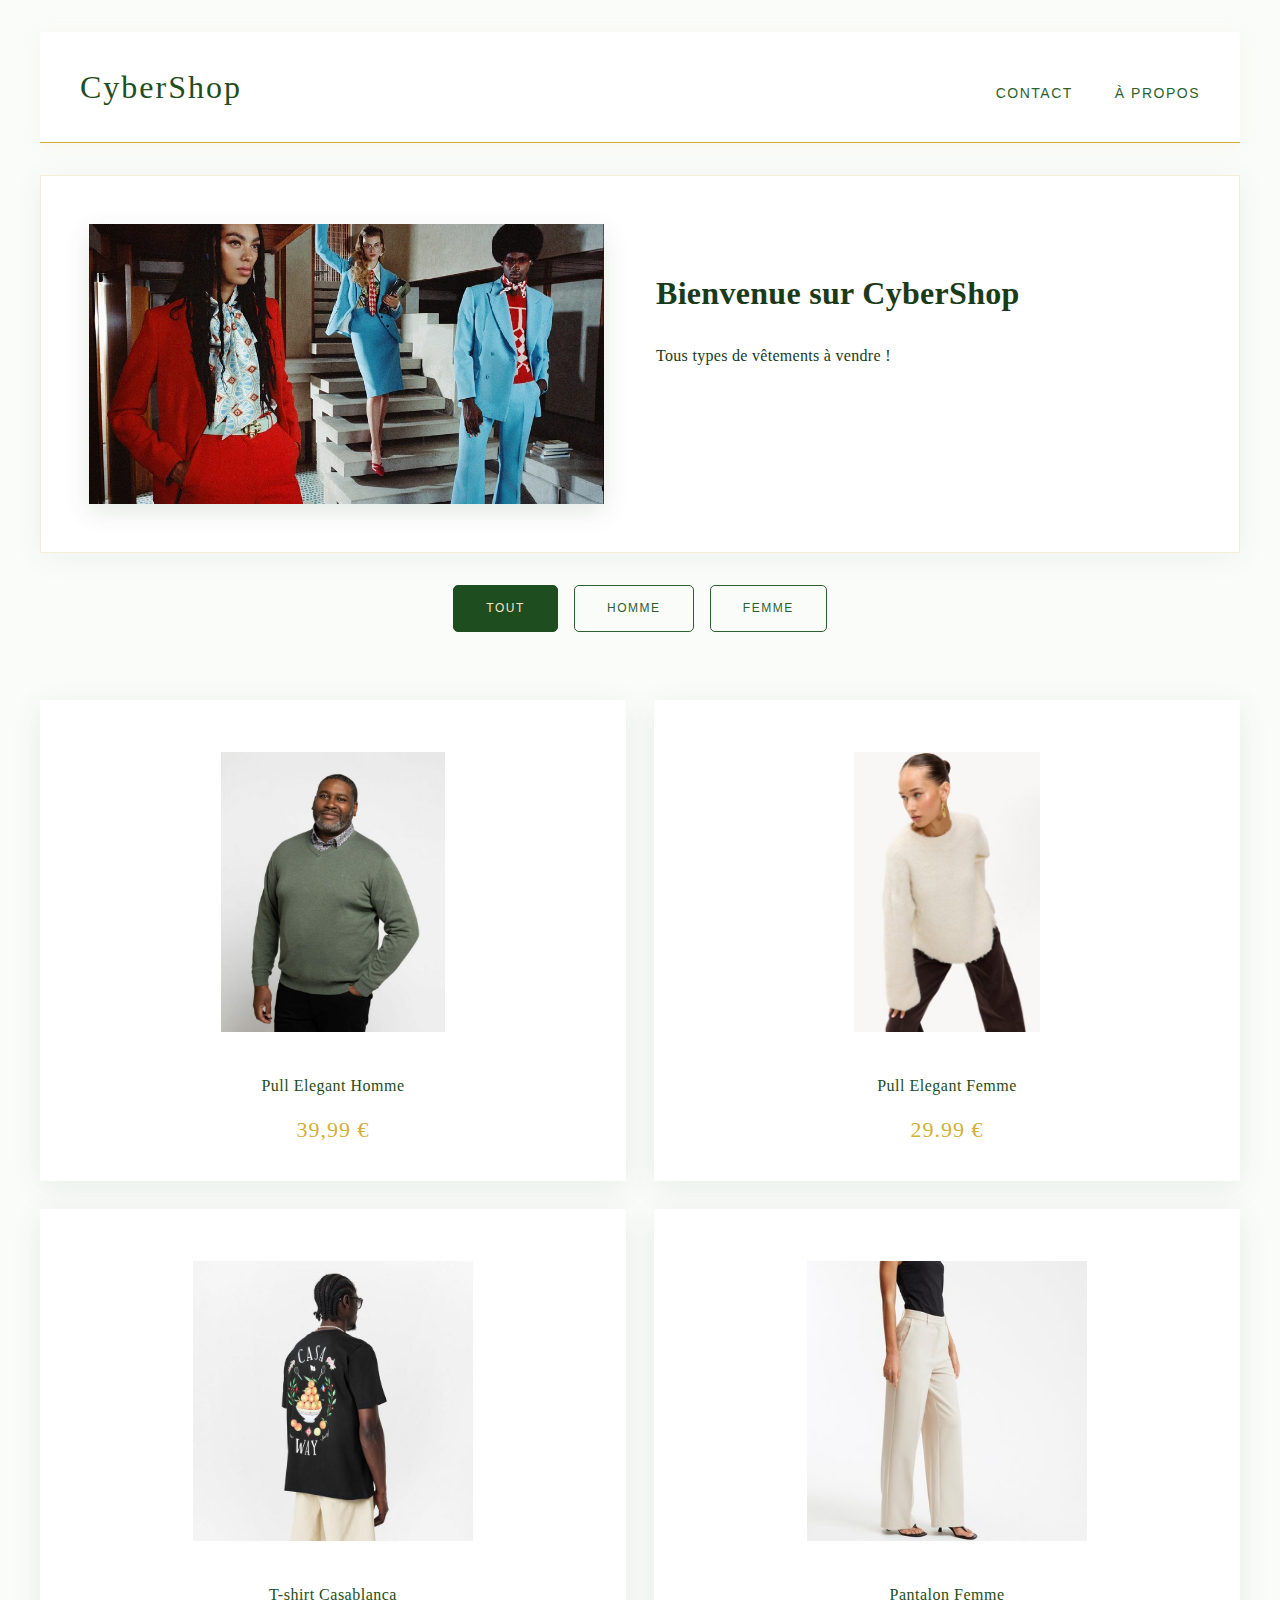
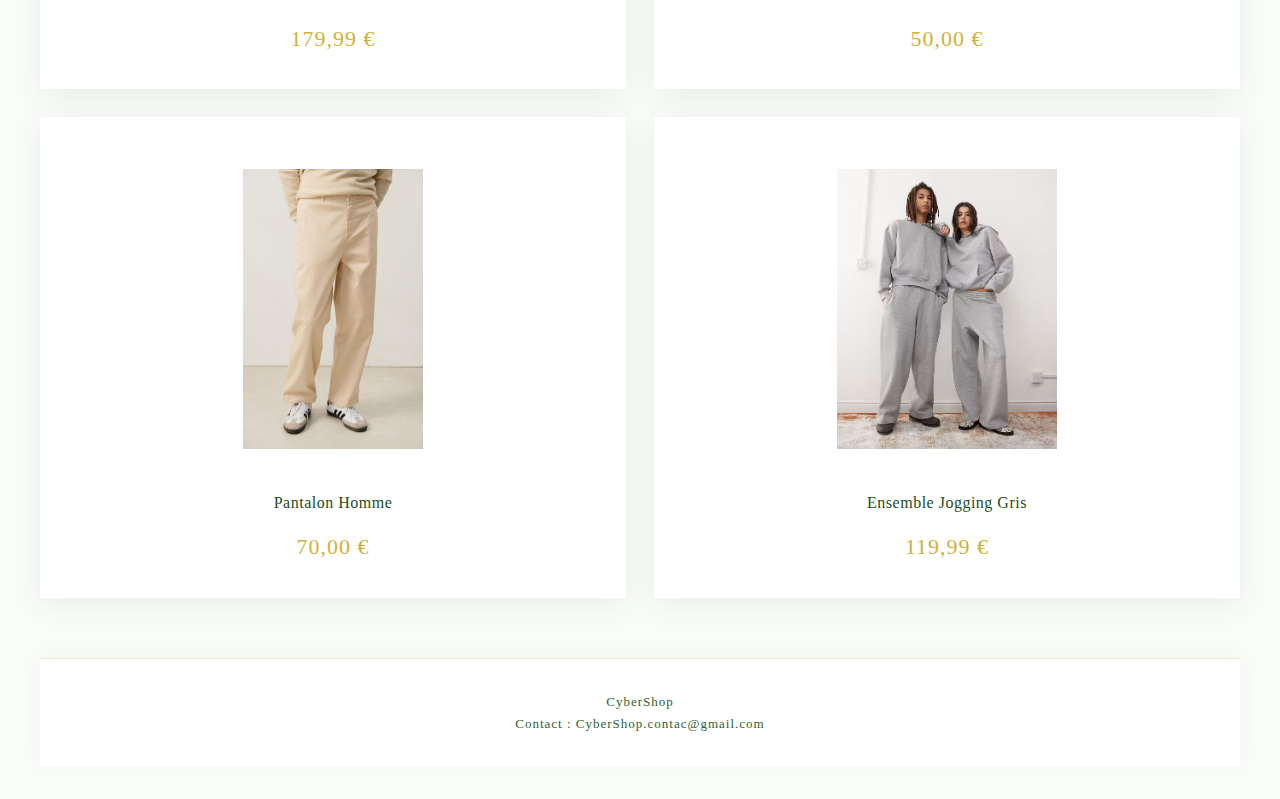
<file: index.html>
<!doctype html>
<html lang="fr">
<head>
  <meta charset="utf-8" />
  <meta name="viewport" content="width=device-width,initial-scale=1" />
  <title>CyberShop — Accueil</title>
  <link rel="stylesheet" href="AHA_Style_CSS.css">
</head>
<body>
  <div class="wrap">
   <header>
  <div class="brand">
    <a href="index.html" style="text-decoration:none; color:inherit;">
      CyberShop
    </a>
  </div>
  <nav>
    <a href="AHA_Contact.html">Contact</a>
    <a href="AHA_A_propos.html">À propos</a>
  </nav>
</header>

    <section class="hero">
     <img src="Images/AHA_Image2.jpg" alt="collections" />
      <div class="txt">
        <h1>Bienvenue sur CyberShop</h1>
        <p>Tous types de vêtements à vendre !</p>
      </div>
    </section>

    <!-- FILTRES QUI ENVOIENT VERS D’AUTRES PAGES -->
    <section class="filters">
      <a href="index.html" class="filter-button active">Tout</a>
      <a href="AHA_Homme.html" class="filter-button">Homme</a>
      <a href="AHA_Femme.html" class="filter-button">Femme</a>
    </section>

    <!-- PRODUITS (Page accueil = tous les produits) -->
    <section class="products" id="products">

      <article class="product">
        <img src="Images/AHA_Image3.jpg" alt="Pull Elegant">
        <div class="title">Pull Elegant Homme</div>
        <div class="price">39,99 €</div>
  </form>
      </article> 
	  
	  <article class="product">
        <img src="Images/AHA_Image5.jpg" alt="Pull Elegant Femme">
        <div class="title">Pull Elegant Femme</div>
        <div class="price">29.99 €</div>
      </article>

      <article class="product">
        <img src="Images/AHA_Image4.jpg" alt="T-Shirt Casa">
        <div class="title">T-shirt Casablanca</div>
        <div class="price">179,99 €</div>
      </article>

      <article class="product">
        <img src="Images/AHA_Image6.jpg" alt="pantalon Femme">
        <div class="title">Pantalon Femme</div>
        <div class="price">50,00 €</div>
      </article>

      <article class="product">
        <img src="Images/AHA_Image7.jpg" alt="Pantalon Homme">
        <div class="title">Pantalon Homme</div>
        <div class="price">70,00 €</div>
      </article>

      <article class="product">
        <img src="Images/AHA_Image8.avif" alt="Jogging Gris Unisexe">
        <div class="title">Ensemble Jogging Gris</div>
        <div class="price">119,99 €</div>
      </article>

    </section>

    <footer>
      <div>CyberShop</div>
      <div>Contact : CyberShop.contac@gmail.com</div>
    </footer>
  </div>
</body>
</html>
</file>
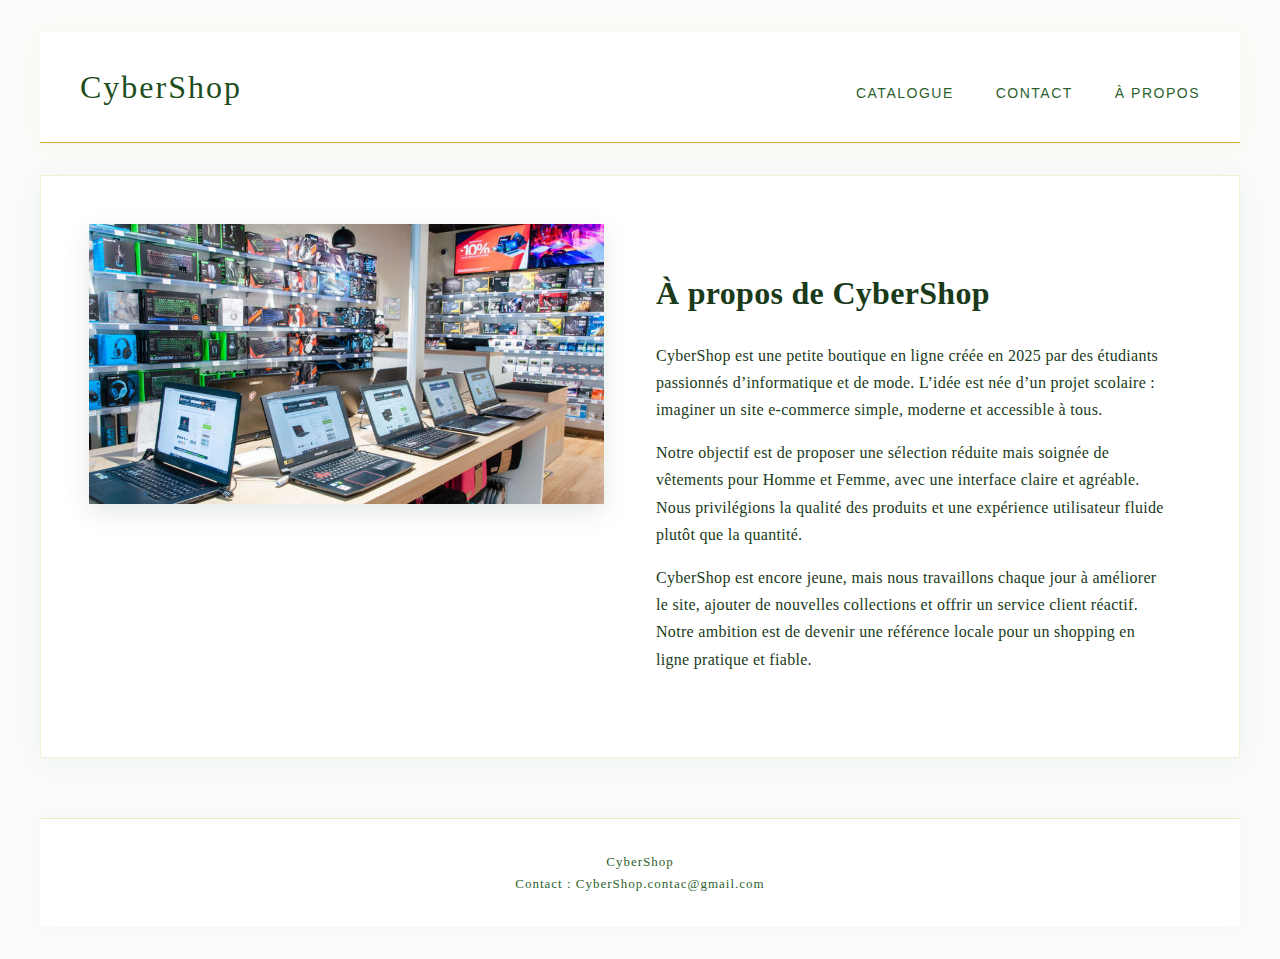
<file: AHA_A_Propos.html>
<!doctype html>
<html lang="fr">
<head>
  <meta charset="utf-8" />
  <meta name="viewport" content="width=device-width,initial-scale=1" />
  <title>CyberShop — À propos</title>
  <link rel="stylesheet" href="AHA_Style_CSS.css">
</head>
<body>
  <div class="wrap">

    <header>
      <div class="brand">
    <a href="AHA_TBE_SiteWeb.html" style="text-decoration:none; color:inherit;">
      CyberShop
    </a>
  </div>
      <nav>
        <a href="AHA_TBE_SiteWeb.html">Catalogue</a>
        <a href="AHA_Contact.html">Contact</a>
        <a href="AHA_A_Propos.html" class="filter-button active">À propos</a>
      </nav>
    </header>

    <section class="hero">
      <img src="Images/AHA_Image1.jpg" alt="CyberShop illustration">
      <div class="txt">
        <h1>À propos de CyberShop</h1>
        <p>
           CyberShop est une petite boutique en ligne créée en 2025 par des étudiants passionnés 
          d’informatique et de mode. L’idée est née d’un projet scolaire : imaginer un site e-commerce 
          simple, moderne et accessible à tous.
        </p>
        <p>
          Notre objectif est de proposer une sélection réduite mais soignée de vêtements pour 
          Homme et Femme, avec une interface claire et agréable. Nous privilégions la qualité 
          des produits et une expérience utilisateur fluide plutôt que la quantité.
        </p>
        <p>
         CyberShop est encore jeune, mais nous travaillons chaque jour à améliorer le site, 
          ajouter de nouvelles collections et offrir un service client réactif. Notre ambition est 
          de devenir une référence locale pour un shopping en ligne pratique et fiable.
        </p>
      </div>
    </section>

    <footer>
      <div>CyberShop</div>
      <div>Contact : CyberShop.contac@gmail.com</div>
    </footer>

  </div>
</body>
</html>
</file>
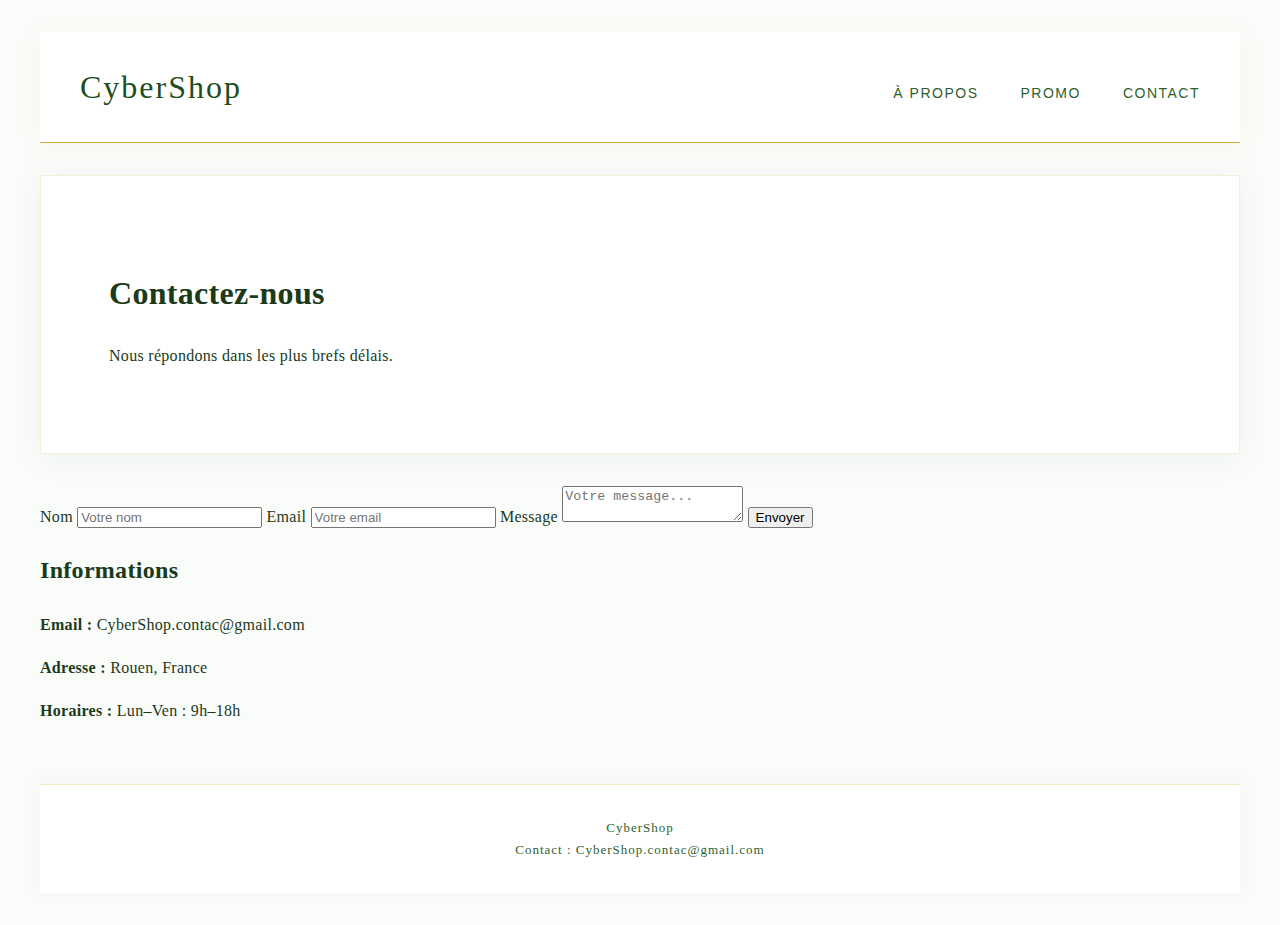
<file: AHA_Contact.html>
<!doctype html>
<html lang="fr">
<head>
  <meta charset="utf-8" />
  <meta name="viewport" content="width=device-width,initial-scale=1" />
  <title>CyberShop — Contact</title>
  <link rel="stylesheet" href="AHA_Style_CSS.css">
</head>
<body>
  <div class="wrap">

    <header>
      <div class="brand">
    <a href="index.html" style="text-decoration:none; color:inherit;">
      CyberShop
    </a>
  </div>
    <nav>
        <a href="AHA_A_Propos.html">À Propos</a>
        <a href="#">Promo</a>
        <a href="AHA_Contact.html">Contact</a>
      </nav>
    </header>

    <section class="hero contact-hero">
      <div class="txt">
        <h1>Contactez-nous</h1>
        <p>Nous répondons dans les plus brefs délais.</p>
      </div>
    </section>

    <section class="contact-form">

      <!-- FORMULAIRE DE CONTACT -->
      <form action="#" method="post" class="form-box">
        <label>Nom</label>
        <input type="text" name="nom" placeholder="Votre nom" required>

        <label>Email</label>
        <input type="email" name="email" placeholder="Votre email" required>

        <label>Message</label>
        <textarea name="message" placeholder="Votre message..." required></textarea>

        <button type="submit">Envoyer</button>
      </form>

      <div class="contact-info">
        <h2>Informations</h2>
        <p><strong>Email :</strong> CyberShop.contac@gmail.com</p>
        <p><strong>Adresse :</strong> Rouen, France</p>
        <p><strong>Horaires :</strong> Lun–Ven : 9h–18h</p>
      </div>

    </section>

    <footer>
      <div>CyberShop</div>
      <div>Contact : CyberShop.contac@gmail.com</div>
    </footer>

  </div>
</body>
</html>
</file>
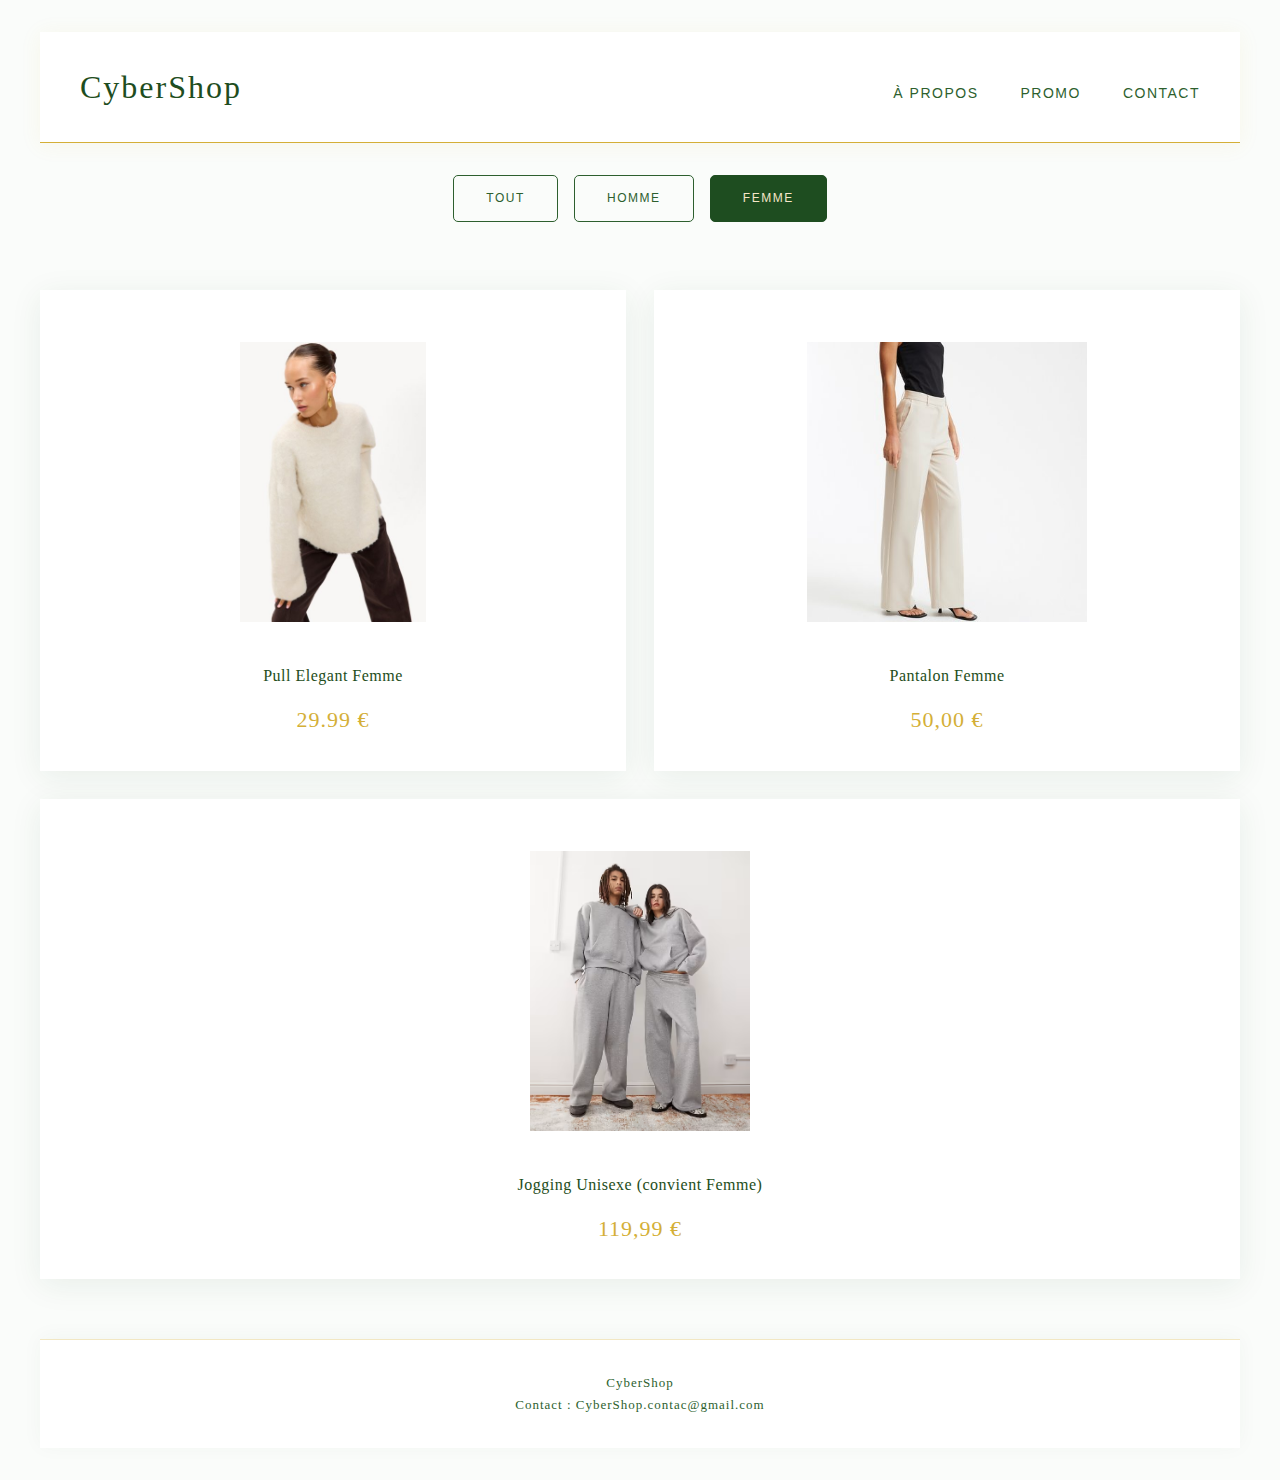
<file: AHA_Femme.html>
<!doctype html>
<html lang="fr">
<head>
  <meta charset="utf-8" />
  <meta name="viewport" content="width=device-width,initial-scale=1" />
  <title>CyberShop — Femme</title>
  <link rel="stylesheet" href="AHA_Style_CSS.css">
</head>
<body>
  <div class="wrap">
    
    <header>
      <div class="brand">
    <a href="AHA_TBE_SiteWeb.html" style="text-decoration:none; color:inherit;">
      CyberShop
    </a>
  </div>
      <nav>
        <a href="AHA_A_Propos.html">À Propos</a>
        <a href="#">Promo</a>
        <a href="AHA_Contact.html">Contact</a>
      </nav>
    </header>

    <!-- FILTRES -->
    <section class="filters">
      <a href="AHA_TBE_SiteWeb.html" class="filter-button">Tout</a>
      <a href="AHA_Homme.html" class="filter-button">Homme</a>
      <a href="AHA_Femme.html" class="filter-button active">Femme</a>
    </section>

    <!-- PRODUITS FEMME -->
    <section class="products">

      <article class="product">
        <img src="Images/AHA_Image5.jpg">
        <div class="title">Pull Elegant Femme</div>
        <div class="price">29.99 €</div>
      </article>

      <article class="product">
        <img src="Images/AHA_Image6.jpg">
        <div class="title">Pantalon Femme</div>
        <div class="price">50,00 €</div>
      </article>

      <article class="product">
        <img src="Images/AHA_Image8.avif">
        <div class="title">Jogging Unisexe (convient Femme)</div>
        <div class="price">119,99 €</div>
      </article>

    </section>

    <footer>
      <div>CyberShop</div>
      <div>Contact : CyberShop.contac@gmail.com</div>
    </footer>

  </div>
</body>
</html>
</file>
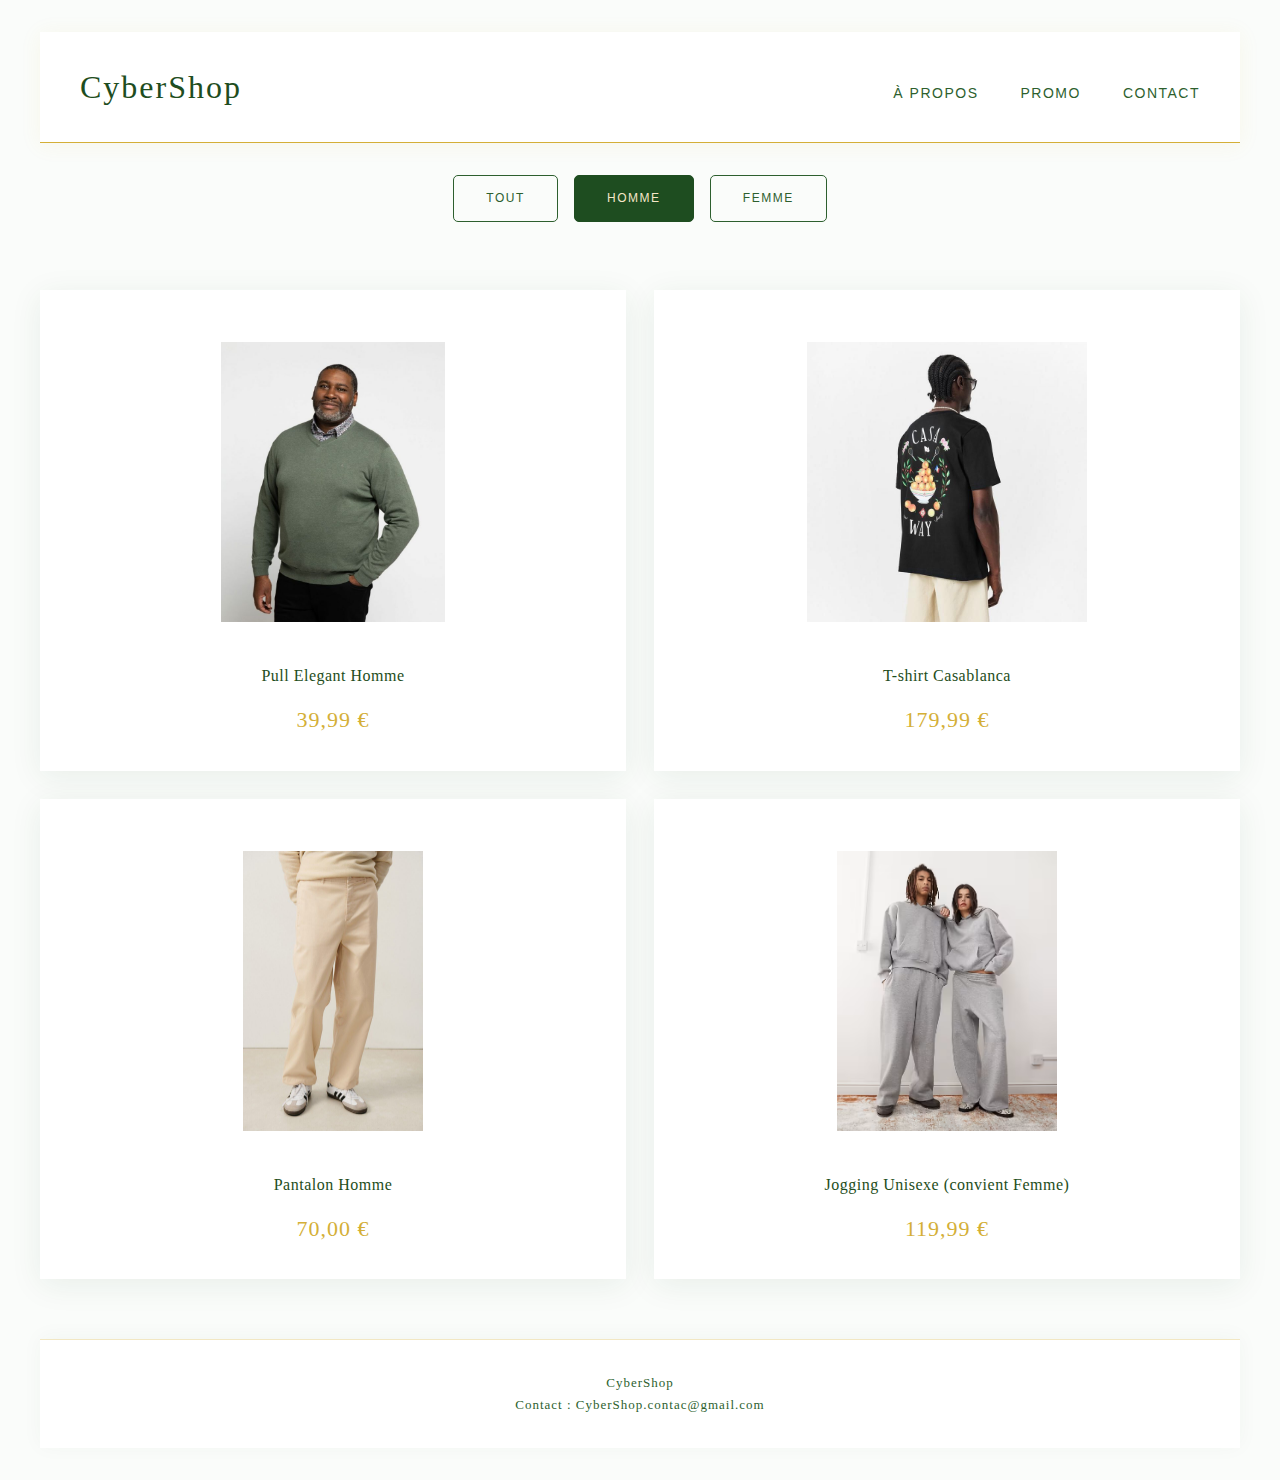
<file: AHA_Homme.html>
<!doctype html>
<html lang="fr">
<head>
  <meta charset="utf-8" />
  <meta name="viewport" content="width=device-width,initial-scale=1" />
  <title>CyberShop — Homme</title>
  <link rel="stylesheet" href="AHA_Style_CSS.css">
</head>
<body>
  <div class="wrap">
    <header>
 <div class="brand">
    <a href="index.html" style="text-decoration:none; color:inherit;">
      CyberShop
    </a>
  </div>
      <nav>
        <a href="AHA_A_Propos.html">À Propos</a>
        <a href="#">Promo</a>
        <a href="AHA_Contact.html">Contact</a>
      </nav>
    </header>

    <section class="filters">
      <a href="index.html" class="filter-button">Tout</a>
      <a href="AHA_Homme.html" class="filter-button active">Homme</a>
      <a href="AHA_Femme.html" class="filter-button">Femme</a>
    </section>

    <section class="products">

      <article class="product">
        <img src="Images/AHA_Image3.jpg">
        <div class="title">Pull Elegant Homme</div>
        <div class="price">39,99 €</div>
      </article>

      <article class="product">
        <img src="Images/AHA_Image4.jpg">
        <div class="title">T-shirt Casablanca</div>
        <div class="price">179,99 €</div>
      </article>

      <article class="product">
        <img src="Images/AHA_Image7.jpg">
        <div class="title">Pantalon Homme</div>
        <div class="price">70,00 €</div>
		
      </article>
	   <article class="product">
        <img src="Images/AHA_Image8.avif">
        <div class="title">Jogging Unisexe (convient Femme)</div>
        <div class="price">119,99 €</div>
      </article>


    </section>

    <footer>
      <div>CyberShop</div>
      <div>Contact : CyberShop.contac@gmail.com</div>
    </footer>
  </div>
</body>
</html>
</file>
<file: AHA_Style_CSS.css>
body {
  font-family: 'Georgia', 'Garamond', serif;
  color: #1a3a1a;
  background: #fafcfa;
  line-height: 1.7;
  min-height: 100vh;
  letter-spacing: 0.3px;
}

.wrap {
  max-width: 1200px;
  margin: 0 auto;
  padding: 24px;
}

header {
  display: flex;
  justify-content: space-between;
  align-items: center;
  padding: 28px 40px;
  border-bottom: 1px solid #d4af37;
  font-size: 32px;
  font-weight: 400;
  background: #fff;
  color: #1e4d20;
  border-radius: 0;
  box-shadow: 0 2px 20px rgba(212, 175, 55, 0.08);
  margin-bottom: 32px;
  letter-spacing: 2px;
}

header .brand a {
  text-decoration: none;
  color: #1e4d20;
  transition: all .3s ease;
  font-weight: 300;
}
header .brand a:hover {
  color: #d4af37;
  letter-spacing: 3px;
}

nav a {
  margin-left: 32px;
  color: #2d5f2e;
  text-decoration: none;
  font-size: 14px;
  transition: all .3s ease;
  font-weight: 400;
  letter-spacing: 1.5px;
  text-transform: uppercase;
  font-family: 'Trebuchet MS', sans-serif;
  position: relative;
}
nav a::after {
  content: '';
  position: absolute;
  bottom: -4px;
  left: 0;
  width: 0;
  height: 1px;
  background: #d4af37;
  transition: width .3s ease;
}
nav a:hover::after {
  width: 100%;
}
nav a:hover {
  color: #d4af37;
}

.hero {
  display: flex;
  gap: 32px;
  margin: 32px 0;
  flex-wrap: wrap;
  background: #fff;
  border-radius: 0;
  padding: 48px;
  box-shadow: 0 4px 30px rgba(30, 77, 32, 0.06);
  border: 1px solid rgba(212, 175, 55, 0.2);
}
.hero img {
  flex: 1;
  min-width: 280px;
  height: 280px;
  object-fit: cover;
  border-radius: 0;
  border: none;
  box-shadow: 0 8px 24px rgba(30, 77, 32, 0.12);
}
.hero .txt {
  flex: 1;
  min-width: 280px;
  padding: 20px;
  color: #1a3a1a;
}

.filters {
  margin: 32px 0;
  text-align: center;
}
.filters .filter-button {
  font-family: 'Trebuchet MS', sans-serif;
  margin: 0 6px 12px;
  padding: 12px 32px;
  border: 1px solid #2d5f2e;
  background: transparent;
  cursor: pointer;
  border-radius: 5px;
  transition: all .4s ease;
  color: #2d5f2e;
  text-decoration: none;
  font-weight: 400;
  display: inline-block;
  box-shadow: none;
  letter-spacing: 1.5px;
  text-transform: uppercase;
  font-size: 12px;
  position: relative;
  overflow: hidden;
}
.filters .filter-button::before {
  content: '';
  position: absolute;
  top: 0;
  left: -100%;
  width: 100%;
  height: 100%;
  background: #d4af37;
  transition: left .4s ease;
  z-index: -1;
}
.filters .filter-button:hover::before {
  left: 0;
}
.filters .filter-button:hover {
  border-color: #d4af37;
  color: #fff;
  transform: translateY(-2px);
}
.filters .filter-button.active {
  background: #1e4d20;
  color: #f5e6c8;
  border-color: #1e4d20;
}
.filters .filter-button.active::before {
  display: none;
}

.products {
  display: flex;
  flex-wrap: wrap;
  gap: 28px;
  margin-top: 48px;
}
.product {
  flex: 1 1 calc(33.333% - 28px);
  border: none;
  padding: 32px 24px;
  border-radius: 0;
  display: flex;
  flex-direction: column;
  align-items: center;
  text-align: center;
  background: #fff;
  box-shadow: 0 6px 30px rgba(30, 77, 32, 0.08);
  transition: all .4s cubic-bezier(0.4, 0, 0.2, 1);
  position: relative;
  overflow: hidden;
}
.product::before {
  content: '';
  position: absolute;
  top: 0;
  left: 0;
  right: 0;
  height: 1px;
  background: rgba(212, 175, 55, 0.3);
  transform: scaleX(0);
  transition: transform .6s ease;
}
.product::after {
  content: '';
  position: absolute;
  bottom: 0;
  left: 0;
  right: 0;
  height: 1px;
  background: rgba(212, 175, 55, 0.3);
  transform: scaleX(0);
  transition: transform .6s ease;
}
.product:hover::before,
.product:hover::after {
  transform: scaleX(1);
}
.product:hover {
  transform: translateY(-8px);
  box-shadow: 0 12px 40px rgba(212, 175, 55, 0.18);
}
.product img {
  width: 100%;
  height: 280px;
  object-fit: contain;
  border-radius: 0;
  background: transparent;
  padding: 20px;
  transition: transform .4s ease;
}
.product:hover img {
  transform: scale(1.05);
}
.title {
  margin-top: 20px;
  font-size: 16px;
  font-weight: 400;
  color: #1e4d20;
  letter-spacing: 0.5px;
  font-family: 'Georgia', serif;
}
.price {
  font-weight: 400;
  margin-top: 12px;
  color: #d4af37;
  font-size: 22px;
  letter-spacing: 1px;
  font-family: 'Georgia', serif;
}

@media(max-width:900px) {
  .product { flex: 1 1 calc(50% - 28px); }
}
@media(max-width:600px) {
  .product { flex: 1 1 100%; }
  header {
    flex-direction: column;
    text-align: center;
    gap: 16px;
    padding: 24px;
  }
  nav a {
    margin-left: 12px;
    margin-right: 12px;
  }
  .hero {
    padding: 32px 24px;
  }
}

footer {
  margin-top: 60px;
  padding: 32px 0;
  border-top: 1px solid rgba(212, 175, 55, 0.3);
  color: #2d5f2e;
  font-size: 13px;
  text-align: center;
  background: #fff;
  border-radius: 0;
  box-shadow: 0 -2px 20px rgba(30, 77, 32, 0.04);
  font-weight: 300;
  letter-spacing: 1px;
}
</file>
